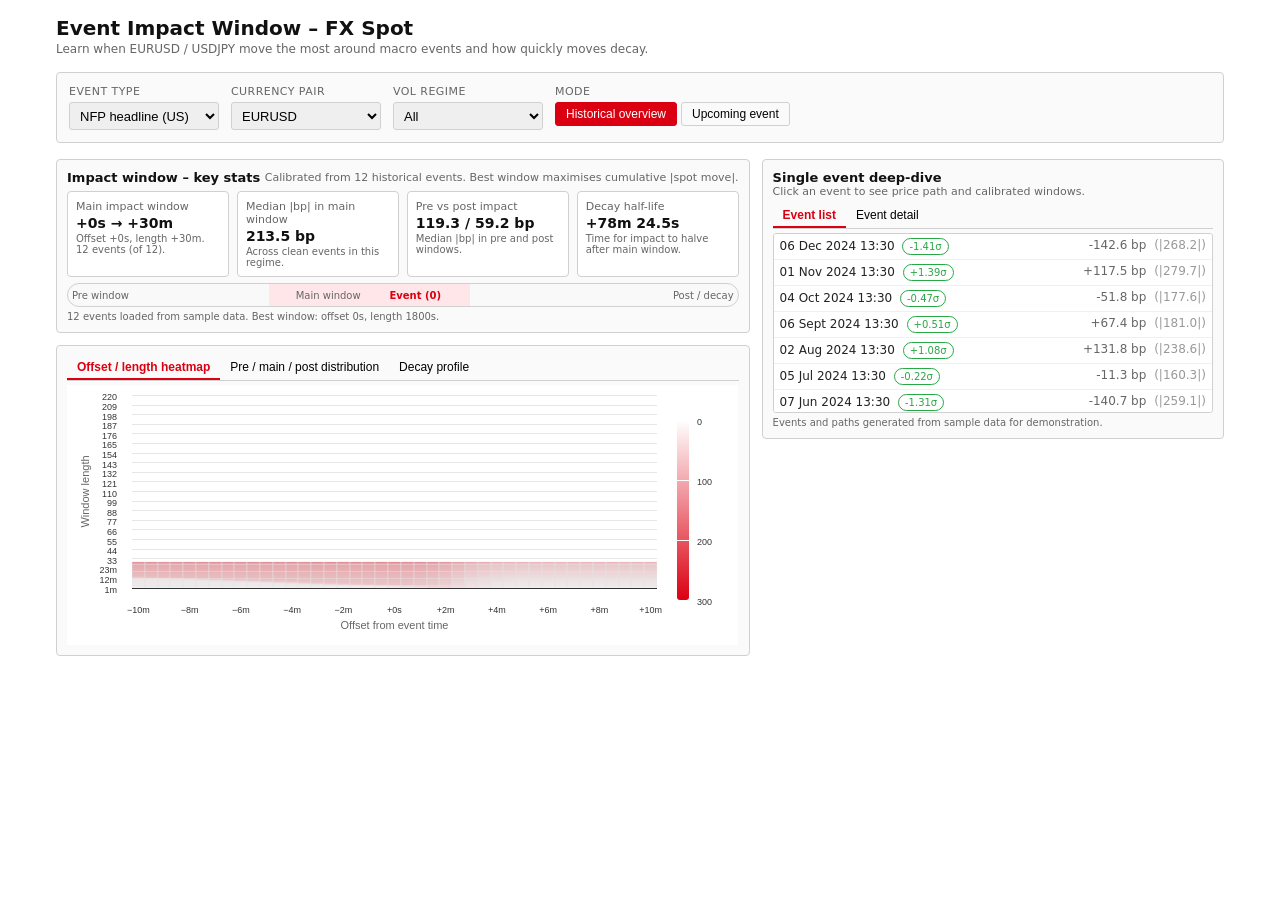
<file: index.html>
<!DOCTYPE html>
<html lang="en">
<head>
  <meta charset="UTF-8" />
  <title>Event Impact Window – FX Spot Analyzer</title>
  <meta name="viewport" content="width=device-width, initial-scale=1.0" />

  <!-- Highcharts v11.4.8 (vendored locally — no external CDN dependency) -->
  <script src="vendor/highcharts.js"></script>
  <script src="vendor/heatmap.js"></script>
  <script src="vendor/exporting.js"></script>

  <!-- App styles -->
  <link rel="stylesheet" href="css/styles.css" />
</head>
<body>
<div class="app-container">
  <header>
    <div>
      <h1>Event Impact Window – FX Spot</h1>
      <div class="subtitle">
        Learn when EURUSD / USDJPY move the most around macro events and how
        quickly moves decay.
      </div>
    </div>
  </header>

  <!-- Ready marker for snapshot / scheduling -->
  <div id="ready-marker" data-status="loading" style="display:none;">loading</div>

  <!-- Top controls -->
  <div class="controls-bar">
    <div class="control-group">
      <label for="eventType">Event type</label>
      <select id="eventType">
        <option value="NFP">NFP headline (US)</option>
        <option value="CPI_H">CPI headline (US)</option>
        <option value="CPI_C">CPI core (US)</option>
        <option value="FOMC">FOMC decision</option>
        <option value="ECB">ECB decision</option>
        <option value="BOJ">BoJ decision</option>
      </select>
    </div>

    <div class="control-group">
      <label for="ccyPair">Currency pair</label>
      <select id="ccyPair">
        <option value="EURUSD">EURUSD</option>
        <option value="USDJPY">USDJPY</option>
      </select>
    </div>

    <div class="control-group">
      <label for="volRegime">Vol regime</label>
      <select id="volRegime">
        <option value="ALL">All</option>
        <option value="LOW">Low</option>
        <option value="NORMAL">Normal</option>
        <option value="HIGH">High</option>
      </select>
    </div>

    <div class="control-group">
      <label>Mode</label>
      <div class="mode-toggle">
        <button class="mode-btn active" data-mode="historical">Historical overview</button>
        <button class="mode-btn" data-mode="upcoming">Upcoming event</button>
      </div>
    </div>

    <div class="control-group" id="upcomingTimeGroup" style="display:none;">
      <label for="upcomingTime">Next event time</label>
      <input type="datetime-local" id="upcomingTime" />
    </div>
  </div>

  <!-- Main content layout -->
  <div class="main-layout">
    <!-- Left side: overview / charts -->
    <div>
      <!-- Stats summary -->
      <div class="panel">
        <div class="panel-header">
          <div class="panel-title">Impact window – key stats</div>
          <div class="panel-subtitle" id="statsSubtitle">
            Historical calibration based on historical events.
          </div>
        </div>
        <div class="stats-grid">
          <div class="stat-card">
            <div class="stat-label">Main impact window</div>
            <div class="stat-value" id="statMainWindow">&ndash;</div>
            <div class="stat-footnote" id="statMainWindowFoot">
              Offset and length from event time.
            </div>
          </div>
          <div class="stat-card">
            <div class="stat-label">Median |bp| in main window</div>
            <div class="stat-value" id="statMedianImpact">&ndash;</div>
            <div class="stat-footnote">Across clean events in this regime.</div>
          </div>
          <div class="stat-card">
            <div class="stat-label">Pre vs post impact</div>
            <div class="stat-value" id="statPrePost">&ndash;</div>
            <div class="stat-footnote">Median |bp| in pre and post windows.</div>
          </div>
          <div class="stat-card">
            <div class="stat-label">Decay half-life</div>
            <div class="stat-value" id="statHalfLife">&ndash;</div>
            <div class="stat-footnote">Time for impact to halve after main window.</div>
          </div>
        </div>
        <div class="timeline-strip">
          <div class="timeline-label pre">Pre window</div>
          <div class="timeline-label event">Event (0)</div>
          <div class="timeline-label main">Main window</div>
          <div class="timeline-label post">Post / decay</div>
        </div>
        <div class="inline-note" id="regimeNote">
          Running on sample data. Connect to Bloomberg / internal API for live calibration.
        </div>
      </div>

      <!-- Heatmap + distribution -->
      <div class="panel">
        <div class="tabs">
          <button class="tab-btn active" data-tab="tabHeatmap">Offset / length heatmap</button>
          <button class="tab-btn" data-tab="tabDistribution">Pre / main / post distribution</button>
          <button class="tab-btn" data-tab="tabDecay">Decay profile</button>
        </div>

        <div id="tabHeatmap" class="tab-content active">
          <div id="heatmapChart" class="chart-container"></div>
        </div>

        <div id="tabDistribution" class="tab-content">
          <div id="distributionChart" class="chart-container"></div>
        </div>

        <div id="tabDecay" class="tab-content">
          <div id="decayChart" class="chart-container"></div>
        </div>
      </div>
    </div>

    <!-- Right side: single-event view -->
    <div>
      <div class="panel">
        <div class="panel-header">
          <div>
            <div class="panel-title">Single event deep-dive</div>
            <div class="panel-subtitle">Click an event to see price path and calibrated windows.</div>
          </div>
        </div>

        <div class="tabs">
          <button class="tab-btn active" data-tab="tabEventList">Event list</button>
          <button class="tab-btn" data-tab="tabEventDetail">Event detail</button>
        </div>

        <div id="tabEventList" class="tab-content active">
          <div class="single-event-list" id="eventList"></div>
          <div class="inline-note">
            Events and paths generated from sample data for demonstration.
          </div>
        </div>

        <div id="tabEventDetail" class="tab-content">
          <div id="singleEventSummary" class="inline-note">
            Select an event from the list to view price path and window metrics.
          </div>
          <div id="singleEventChart" class="chart-container"></div>
          <table class="event-detail-table" id="singleEventTable" style="display:none;">
            <thead>
              <tr>
                <th>Window</th>
                <th>Net bp move</th>
                <th>Total |bp| move</th>
                <th>Max |bp| from start</th>
                <th>Spread (median)</th>
                <th>Spread (high frac)</th>
              </tr>
            </thead>
            <tbody></tbody>
          </table>
        </div>
      </div>
    </div>
  </div>
</div>

<!-- App entry point -->
<script type="module" src="js/app.js"></script>
</body>
</html>
</file>
<file: css/styles.css>
/* ── Tokens ─────────────────────────────────────────── */
:root {
  --hsbc-red: #db0011;
  --hsbc-dark: #111111;
  --hsbc-gray: #f2f2f2;
  --hsbc-border: #d0d0d0;
  --text-main: #222222;
  --text-muted: #666666;
  --bg-main: #ffffff;
  --bg-panel: #fafafa;
}

/* ── Reset ──────────────────────────────────────────── */
* { box-sizing: border-box; }

body {
  margin: 0;
  padding: 0;
  font-family: system-ui, -apple-system, BlinkMacSystemFont, "Segoe UI",
    Roboto, sans-serif;
  background-color: var(--bg-main);
  color: var(--text-main);
}

/* ── Layout ─────────────────────────────────────────── */
.app-container {
  max-width: 1200px;
  margin: 0 auto;
  padding: 16px;
}

header {
  display: flex;
  flex-wrap: wrap;
  align-items: center;
  justify-content: space-between;
  margin-bottom: 16px;
  gap: 8px;
}

header h1 {
  font-size: 20px;
  margin: 0;
  font-weight: 600;
  color: var(--hsbc-dark);
}

.subtitle {
  font-size: 12px;
  color: var(--text-muted);
  margin-top: 2px;
}

.main-layout {
  display: grid;
  grid-template-columns: 3fr 2fr;
  gap: 12px;
}

@media (max-width: 960px) {
  .main-layout { grid-template-columns: 1fr; }
}

/* ── Controls bar ───────────────────────────────────── */
.controls-bar {
  display: flex;
  flex-wrap: wrap;
  gap: 12px;
  padding: 12px;
  background-color: var(--bg-panel);
  border-radius: 4px;
  border: 1px solid var(--hsbc-border);
  margin-bottom: 16px;
}

.control-group {
  display: flex;
  flex-direction: column;
  gap: 4px;
  min-width: 150px;
}

.control-group label {
  font-size: 11px;
  text-transform: uppercase;
  letter-spacing: 0.04em;
  color: var(--text-muted);
}

.control-group select,
.control-group input[type="datetime-local"] {
  padding: 4px 6px;
  font-size: 13px;
  border-radius: 3px;
  border: 1px solid var(--hsbc-border);
  min-height: 28px;
}

.mode-toggle {
  display: flex;
  gap: 4px;
}

.mode-btn {
  padding: 4px 10px;
  font-size: 12px;
  border-radius: 3px;
  border: 1px solid var(--hsbc-border);
  background: none;
  cursor: pointer;
}

.mode-btn.active {
  background-color: var(--hsbc-red);
  color: #ffffff;
  border-color: var(--hsbc-red);
}

/* ── Panel ──────────────────────────────────────────── */
.panel {
  background-color: var(--bg-panel);
  border-radius: 4px;
  border: 1px solid var(--hsbc-border);
  padding: 10px;
  margin-bottom: 12px;
}

.panel-header {
  display: flex;
  justify-content: space-between;
  align-items: center;
  margin-bottom: 6px;
}

.panel-title {
  font-size: 13px;
  font-weight: 600;
  color: var(--hsbc-dark);
}

.panel-subtitle {
  font-size: 11px;
  color: var(--text-muted);
}

/* ── Stats grid ─────────────────────────────────────── */
.stats-grid {
  display: grid;
  grid-template-columns: repeat(auto-fit, minmax(140px, 1fr));
  gap: 8px;
}

.stat-card {
  background-color: #ffffff;
  border-radius: 4px;
  border: 1px solid var(--hsbc-border);
  padding: 8px;
}

.stat-label {
  font-size: 11px;
  color: var(--text-muted);
  margin-bottom: 2px;
}

.stat-value {
  font-size: 14px;
  font-weight: 600;
  color: var(--hsbc-dark);
}

.stat-footnote {
  font-size: 10px;
  color: var(--text-muted);
  margin-top: 2px;
}

/* ── Chart containers ───────────────────────────────── */
.chart-container {
  width: 100%;
  height: 260px;
  margin-top: 4px;
}

/* ── Tabs ───────────────────────────────────────────── */
.tabs {
  display: flex;
  margin-bottom: 4px;
  border-bottom: 1px solid var(--hsbc-border);
}

.tab-btn {
  padding: 4px 10px;
  font-size: 12px;
  border: none;
  background: none;
  cursor: pointer;
  border-bottom: 2px solid transparent;
}

.tab-btn.active {
  border-bottom-color: var(--hsbc-red);
  color: var(--hsbc-red);
  font-weight: 600;
}

.tab-content { display: none; }
.tab-content.active { display: block; }

/* ── Event list ─────────────────────────────────────── */
.single-event-list {
  max-height: 180px;
  overflow-y: auto;
  border: 1px solid var(--hsbc-border);
  border-radius: 3px;
  background-color: #ffffff;
  font-size: 12px;
}

.single-event-row {
  display: flex;
  justify-content: space-between;
  padding: 4px 6px;
  cursor: pointer;
  border-bottom: 1px solid #f0f0f0;
}

.single-event-row:last-child { border-bottom: none; }
.single-event-row:hover { background-color: #f7f7f7; }
.single-event-row.active { background-color: #ffe6e8; }

.event-label { font-weight: 500; }
.event-meta { color: var(--text-muted); }

/* ── Event detail table ─────────────────────────────── */
.event-detail-table {
  width: 100%;
  border-collapse: collapse;
  font-size: 11px;
  margin-top: 4px;
  background-color: #ffffff;
}

.event-detail-table th,
.event-detail-table td {
  border: 1px solid var(--hsbc-border);
  padding: 4px 6px;
  text-align: left;
}

.event-detail-table th {
  background-color: var(--hsbc-gray);
  font-weight: 600;
}

/* ── Badges ─────────────────────────────────────────── */
.badge {
  display: inline-block;
  padding: 2px 6px;
  border-radius: 10px;
  font-size: 10px;
  border: 1px solid var(--hsbc-border);
  margin-left: 4px;
}

.badge-clean {
  border-color: #28a745;
  color: #28a745;
}

.badge-noisy {
  border-color: #cc0000;
  color: #cc0000;
}

/* ── Misc ───────────────────────────────────────────── */
.inline-note {
  font-size: 10px;
  color: var(--text-muted);
  margin-top: 4px;
}

.timeline-strip {
  width: 100%;
  height: 24px;
  position: relative;
  margin-top: 6px;
  background: linear-gradient(
    to right,
    #f9f9f9 0%,
    #f9f9f9 30%,
    #ffe6e8 30%,
    #ffe6e8 60%,
    #f9f9f9 60%,
    #f9f9f9 100%
  );
  border-radius: 12px;
  border: 1px solid var(--hsbc-border);
  overflow: hidden;
}

.timeline-label {
  position: absolute;
  top: 50%;
  transform: translateY(-50%);
  font-size: 10px;
  color: var(--text-muted);
  white-space: nowrap;
}

.timeline-label.event {
  left: 48%;
  font-weight: 600;
  color: var(--hsbc-red);
}

.timeline-label.pre { left: 4px; }
.timeline-label.main { left: 34%; }

.timeline-label.post {
  right: 4px;
  text-align: right;
}

.loading-text {
  font-size: 11px;
  color: var(--text-muted);
}
</file>
